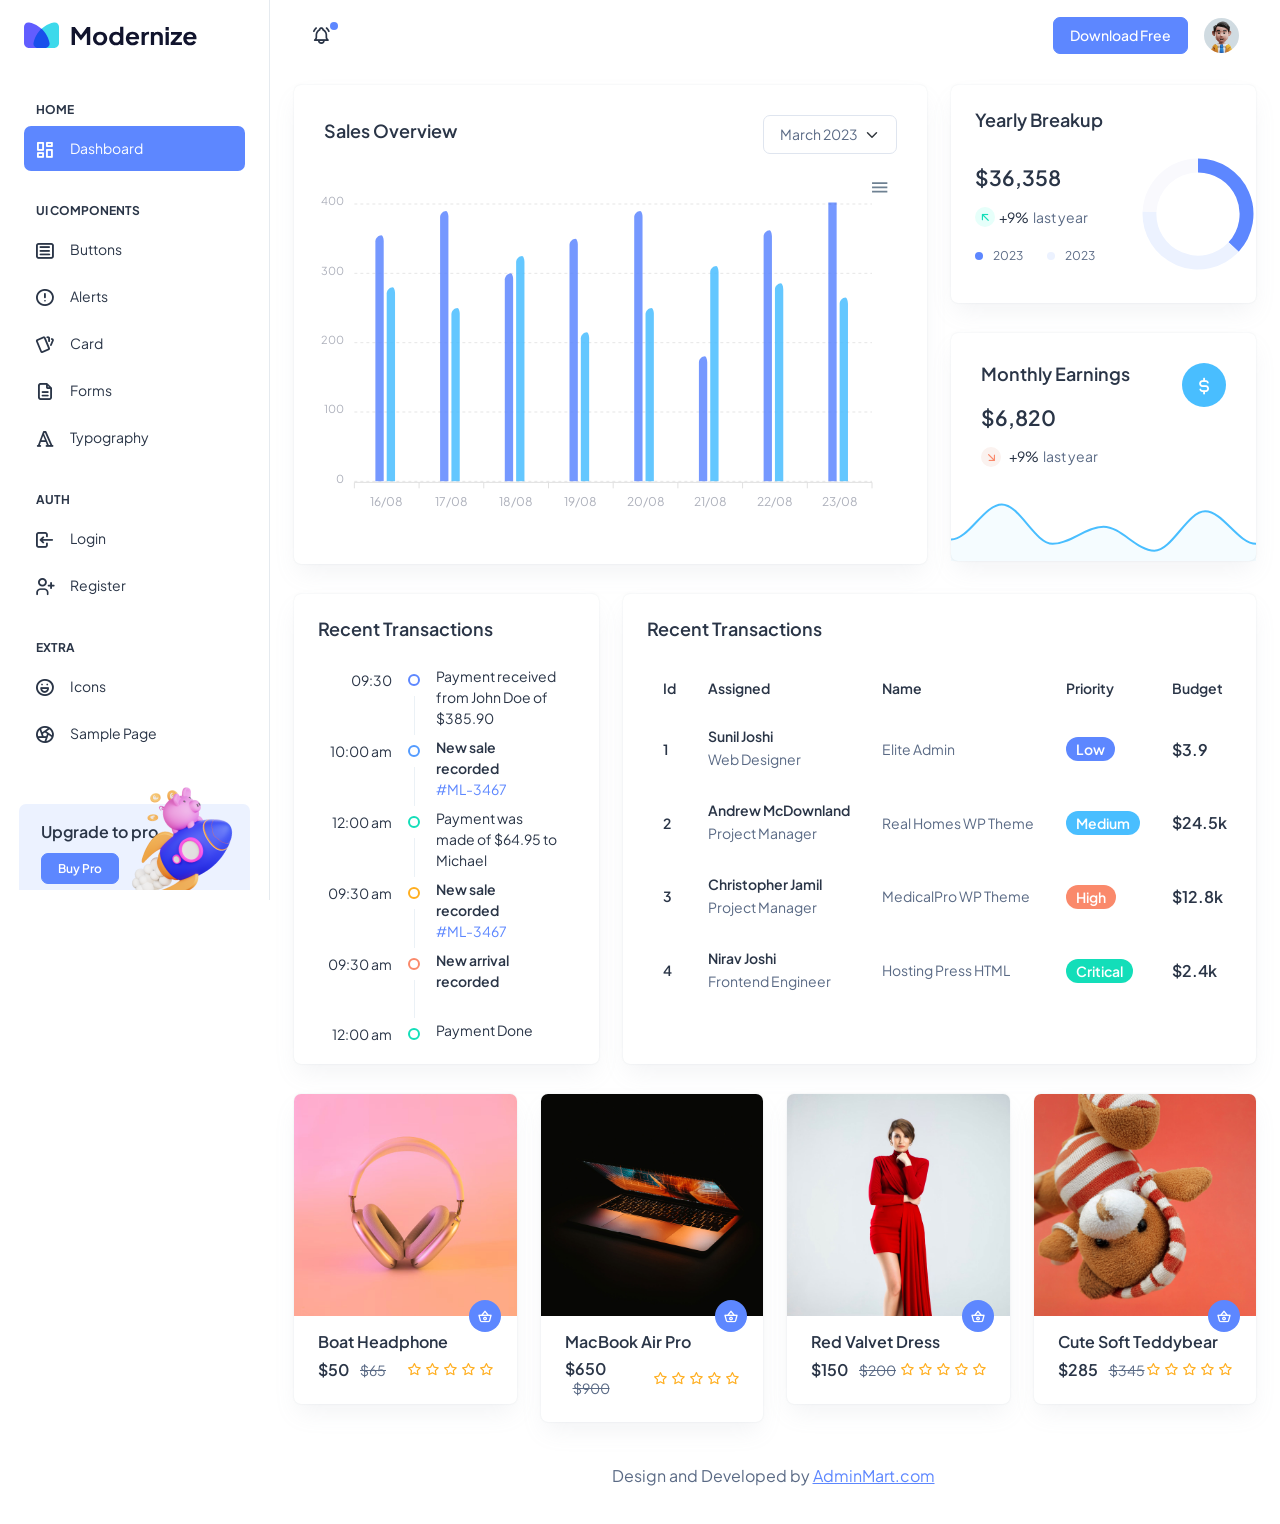
<file: public/template/html/index.html>
<!doctype html>
<html lang="en">

<head>
  <meta charset="utf-8">
  <meta name="viewport" content="width=device-width, initial-scale=1">
  <title>Modernize Free</title>
  <link rel="shortcut icon" type="image/png" href="../assets/images/logos/favicon.png" />
  <link rel="stylesheet" href="../assets/css/styles.min.css" />
</head>

<body>
  <!--  Body Wrapper -->
  <div class="page-wrapper" id="main-wrapper" data-layout="vertical" data-navbarbg="skin6" data-sidebartype="full"
    data-sidebar-position="fixed" data-header-position="fixed">
    <!-- Sidebar Start -->
    <aside class="left-sidebar">
      <!-- Sidebar scroll-->
      <div>
        <div class="brand-logo d-flex align-items-center justify-content-between">
          <a href="./index.html" class="text-nowrap logo-img">
            <img src="../assets/images/logos/dark-logo.svg" width="180" alt="" />
          </a>
          <div class="close-btn d-xl-none d-block sidebartoggler cursor-pointer" id="sidebarCollapse">
            <i class="ti ti-x fs-8"></i>
          </div>
        </div>
        <!-- Sidebar navigation-->
        <nav class="sidebar-nav scroll-sidebar" data-simplebar="">
          <ul id="sidebarnav">
            <li class="nav-small-cap">
              <i class="ti ti-dots nav-small-cap-icon fs-4"></i>
              <span class="hide-menu">Home</span>
            </li>
            <li class="sidebar-item">
              <a class="sidebar-link" href="./index.html" aria-expanded="false">
                <span>
                  <i class="ti ti-layout-dashboard"></i>
                </span>
                <span class="hide-menu">Dashboard</span>
              </a>
            </li>
            <li class="nav-small-cap">
              <i class="ti ti-dots nav-small-cap-icon fs-4"></i>
              <span class="hide-menu">UI COMPONENTS</span>
            </li>
            <li class="sidebar-item">
              <a class="sidebar-link" href="./ui-buttons.html" aria-expanded="false">
                <span>
                  <i class="ti ti-article"></i>
                </span>
                <span class="hide-menu">Buttons</span>
              </a>
            </li>
            <li class="sidebar-item">
              <a class="sidebar-link" href="./ui-alerts.html" aria-expanded="false">
                <span>
                  <i class="ti ti-alert-circle"></i>
                </span>
                <span class="hide-menu">Alerts</span>
              </a>
            </li>
            <li class="sidebar-item">
              <a class="sidebar-link" href="./ui-card.html" aria-expanded="false">
                <span>
                  <i class="ti ti-cards"></i>
                </span>
                <span class="hide-menu">Card</span>
              </a>
            </li>
            <li class="sidebar-item">
              <a class="sidebar-link" href="./ui-forms.html" aria-expanded="false">
                <span>
                  <i class="ti ti-file-description"></i>
                </span>
                <span class="hide-menu">Forms</span>
              </a>
            </li>
            <li class="sidebar-item">
              <a class="sidebar-link" href="./ui-typography.html" aria-expanded="false">
                <span>
                  <i class="ti ti-typography"></i>
                </span>
                <span class="hide-menu">Typography</span>
              </a>
            </li>
            <li class="nav-small-cap">
              <i class="ti ti-dots nav-small-cap-icon fs-4"></i>
              <span class="hide-menu">AUTH</span>
            </li>
            <li class="sidebar-item">
              <a class="sidebar-link" href="./authentication-login.html" aria-expanded="false">
                <span>
                  <i class="ti ti-login"></i>
                </span>
                <span class="hide-menu">Login</span>
              </a>
            </li>
            <li class="sidebar-item">
              <a class="sidebar-link" href="./authentication-register.html" aria-expanded="false">
                <span>
                  <i class="ti ti-user-plus"></i>
                </span>
                <span class="hide-menu">Register</span>
              </a>
            </li>
            <li class="nav-small-cap">
              <i class="ti ti-dots nav-small-cap-icon fs-4"></i>
              <span class="hide-menu">EXTRA</span>
            </li>
            <li class="sidebar-item">
              <a class="sidebar-link" href="./icon-tabler.html" aria-expanded="false">
                <span>
                  <i class="ti ti-mood-happy"></i>
                </span>
                <span class="hide-menu">Icons</span>
              </a>
            </li>
            <li class="sidebar-item">
              <a class="sidebar-link" href="./sample-page.html" aria-expanded="false">
                <span>
                  <i class="ti ti-aperture"></i>
                </span>
                <span class="hide-menu">Sample Page</span>
              </a>
            </li>
          </ul>
          <div class="unlimited-access hide-menu bg-light-primary position-relative mb-7 mt-5 rounded">
            <div class="d-flex">
              <div class="unlimited-access-title me-3">
                <h6 class="fw-semibold fs-4 mb-6 text-dark w-85">Upgrade to pro</h6>
                <a href="https://adminmart.com/product/modernize-bootstrap-5-admin-template/" target="_blank" class="btn btn-primary fs-2 fw-semibold lh-sm">Buy Pro</a>
              </div>
              <div class="unlimited-access-img">
                <img src="../assets/images/backgrounds/rocket.png" alt="" class="img-fluid">
              </div>
            </div>
          </div>
        </nav>
        <!-- End Sidebar navigation -->
      </div>
      <!-- End Sidebar scroll-->
    </aside>
    <!--  Sidebar End -->
    <!--  Main wrapper -->
    <div class="body-wrapper">
      <!--  Header Start -->
      <header class="app-header">
        <nav class="navbar navbar-expand-lg navbar-light">
          <ul class="navbar-nav">
            <li class="nav-item d-block d-xl-none">
              <a class="nav-link sidebartoggler nav-icon-hover" id="headerCollapse" href="javascript:void(0)">
                <i class="ti ti-menu-2"></i>
              </a>
            </li>
            <li class="nav-item">
              <a class="nav-link nav-icon-hover" href="javascript:void(0)">
                <i class="ti ti-bell-ringing"></i>
                <div class="notification bg-primary rounded-circle"></div>
              </a>
            </li>
          </ul>
          <div class="navbar-collapse justify-content-end px-0" id="navbarNav">
            <ul class="navbar-nav flex-row ms-auto align-items-center justify-content-end">
              <a href="https://adminmart.com/product/modernize-free-bootstrap-admin-dashboard/" target="_blank" class="btn btn-primary">Download Free</a>
              <li class="nav-item dropdown">
                <a class="nav-link nav-icon-hover" href="javascript:void(0)" id="drop2" data-bs-toggle="dropdown"
                  aria-expanded="false">
                  <img src="../assets/images/profile/user-1.jpg" alt="" width="35" height="35" class="rounded-circle">
                </a>
                <div class="dropdown-menu dropdown-menu-end dropdown-menu-animate-up" aria-labelledby="drop2">
                  <div class="message-body">
                    <a href="javascript:void(0)" class="d-flex align-items-center gap-2 dropdown-item">
                      <i class="ti ti-user fs-6"></i>
                      <p class="mb-0 fs-3">My Profile</p>
                    </a>
                    <a href="javascript:void(0)" class="d-flex align-items-center gap-2 dropdown-item">
                      <i class="ti ti-mail fs-6"></i>
                      <p class="mb-0 fs-3">My Account</p>
                    </a>
                    <a href="javascript:void(0)" class="d-flex align-items-center gap-2 dropdown-item">
                      <i class="ti ti-list-check fs-6"></i>
                      <p class="mb-0 fs-3">My Task</p>
                    </a>
                    <a href="./authentication-login.html" class="btn btn-outline-primary mx-3 mt-2 d-block">Logout</a>
                  </div>
                </div>
              </li>
            </ul>
          </div>
        </nav>
      </header>
      <!--  Header End -->
      <div class="container-fluid">
        <!--  Row 1 -->
        <div class="row">
          <div class="col-lg-8 d-flex align-items-strech">
            <div class="card w-100">
              <div class="card-body">
                <div class="d-sm-flex d-block align-items-center justify-content-between mb-9">
                  <div class="mb-3 mb-sm-0">
                    <h5 class="card-title fw-semibold">Sales Overview</h5>
                  </div>
                  <div>
                    <select class="form-select">
                      <option value="1">March 2023</option>
                      <option value="2">April 2023</option>
                      <option value="3">May 2023</option>
                      <option value="4">June 2023</option>
                    </select>
                  </div>
                </div>
                <div id="chart"></div>
              </div>
            </div>
          </div>
          <div class="col-lg-4">
            <div class="row">
              <div class="col-lg-12">
                <!-- Yearly Breakup -->
                <div class="card overflow-hidden">
                  <div class="card-body p-4">
                    <h5 class="card-title mb-9 fw-semibold">Yearly Breakup</h5>
                    <div class="row align-items-center">
                      <div class="col-8">
                        <h4 class="fw-semibold mb-3">$36,358</h4>
                        <div class="d-flex align-items-center mb-3">
                          <span
                            class="me-1 rounded-circle bg-light-success round-20 d-flex align-items-center justify-content-center">
                            <i class="ti ti-arrow-up-left text-success"></i>
                          </span>
                          <p class="text-dark me-1 fs-3 mb-0">+9%</p>
                          <p class="fs-3 mb-0">last year</p>
                        </div>
                        <div class="d-flex align-items-center">
                          <div class="me-4">
                            <span class="round-8 bg-primary rounded-circle me-2 d-inline-block"></span>
                            <span class="fs-2">2023</span>
                          </div>
                          <div>
                            <span class="round-8 bg-light-primary rounded-circle me-2 d-inline-block"></span>
                            <span class="fs-2">2023</span>
                          </div>
                        </div>
                      </div>
                      <div class="col-4">
                        <div class="d-flex justify-content-center">
                          <div id="breakup"></div>
                        </div>
                      </div>
                    </div>
                  </div>
                </div>
              </div>
              <div class="col-lg-12">
                <!-- Monthly Earnings -->
                <div class="card">
                  <div class="card-body">
                    <div class="row alig n-items-start">
                      <div class="col-8">
                        <h5 class="card-title mb-9 fw-semibold"> Monthly Earnings </h5>
                        <h4 class="fw-semibold mb-3">$6,820</h4>
                        <div class="d-flex align-items-center pb-1">
                          <span
                            class="me-2 rounded-circle bg-light-danger round-20 d-flex align-items-center justify-content-center">
                            <i class="ti ti-arrow-down-right text-danger"></i>
                          </span>
                          <p class="text-dark me-1 fs-3 mb-0">+9%</p>
                          <p class="fs-3 mb-0">last year</p>
                        </div>
                      </div>
                      <div class="col-4">
                        <div class="d-flex justify-content-end">
                          <div
                            class="text-white bg-secondary rounded-circle p-6 d-flex align-items-center justify-content-center">
                            <i class="ti ti-currency-dollar fs-6"></i>
                          </div>
                        </div>
                      </div>
                    </div>
                  </div>
                  <div id="earning"></div>
                </div>
              </div>
            </div>
          </div>
        </div>
        <div class="row">
          <div class="col-lg-4 d-flex align-items-stretch">
            <div class="card w-100">
              <div class="card-body p-4">
                <div class="mb-4">
                  <h5 class="card-title fw-semibold">Recent Transactions</h5>
                </div>
                <ul class="timeline-widget mb-0 position-relative mb-n5">
                  <li class="timeline-item d-flex position-relative overflow-hidden">
                    <div class="timeline-time text-dark flex-shrink-0 text-end">09:30</div>
                    <div class="timeline-badge-wrap d-flex flex-column align-items-center">
                      <span class="timeline-badge border-2 border border-primary flex-shrink-0 my-8"></span>
                      <span class="timeline-badge-border d-block flex-shrink-0"></span>
                    </div>
                    <div class="timeline-desc fs-3 text-dark mt-n1">Payment received from John Doe of $385.90</div>
                  </li>
                  <li class="timeline-item d-flex position-relative overflow-hidden">
                    <div class="timeline-time text-dark flex-shrink-0 text-end">10:00 am</div>
                    <div class="timeline-badge-wrap d-flex flex-column align-items-center">
                      <span class="timeline-badge border-2 border border-info flex-shrink-0 my-8"></span>
                      <span class="timeline-badge-border d-block flex-shrink-0"></span>
                    </div>
                    <div class="timeline-desc fs-3 text-dark mt-n1 fw-semibold">New sale recorded <a
                        href="javascript:void(0)" class="text-primary d-block fw-normal">#ML-3467</a>
                    </div>
                  </li>
                  <li class="timeline-item d-flex position-relative overflow-hidden">
                    <div class="timeline-time text-dark flex-shrink-0 text-end">12:00 am</div>
                    <div class="timeline-badge-wrap d-flex flex-column align-items-center">
                      <span class="timeline-badge border-2 border border-success flex-shrink-0 my-8"></span>
                      <span class="timeline-badge-border d-block flex-shrink-0"></span>
                    </div>
                    <div class="timeline-desc fs-3 text-dark mt-n1">Payment was made of $64.95 to Michael</div>
                  </li>
                  <li class="timeline-item d-flex position-relative overflow-hidden">
                    <div class="timeline-time text-dark flex-shrink-0 text-end">09:30 am</div>
                    <div class="timeline-badge-wrap d-flex flex-column align-items-center">
                      <span class="timeline-badge border-2 border border-warning flex-shrink-0 my-8"></span>
                      <span class="timeline-badge-border d-block flex-shrink-0"></span>
                    </div>
                    <div class="timeline-desc fs-3 text-dark mt-n1 fw-semibold">New sale recorded <a
                        href="javascript:void(0)" class="text-primary d-block fw-normal">#ML-3467</a>
                    </div>
                  </li>
                  <li class="timeline-item d-flex position-relative overflow-hidden">
                    <div class="timeline-time text-dark flex-shrink-0 text-end">09:30 am</div>
                    <div class="timeline-badge-wrap d-flex flex-column align-items-center">
                      <span class="timeline-badge border-2 border border-danger flex-shrink-0 my-8"></span>
                      <span class="timeline-badge-border d-block flex-shrink-0"></span>
                    </div>
                    <div class="timeline-desc fs-3 text-dark mt-n1 fw-semibold">New arrival recorded 
                    </div>
                  </li>
                  <li class="timeline-item d-flex position-relative overflow-hidden">
                    <div class="timeline-time text-dark flex-shrink-0 text-end">12:00 am</div>
                    <div class="timeline-badge-wrap d-flex flex-column align-items-center">
                      <span class="timeline-badge border-2 border border-success flex-shrink-0 my-8"></span>
                    </div>
                    <div class="timeline-desc fs-3 text-dark mt-n1">Payment Done</div>
                  </li>
                </ul>
              </div>
            </div>
          </div>
          <div class="col-lg-8 d-flex align-items-stretch">
            <div class="card w-100">
              <div class="card-body p-4">
                <h5 class="card-title fw-semibold mb-4">Recent Transactions</h5>
                <div class="table-responsive">
                  <table class="table text-nowrap mb-0 align-middle">
                    <thead class="text-dark fs-4">
                      <tr>
                        <th class="border-bottom-0">
                          <h6 class="fw-semibold mb-0">Id</h6>
                        </th>
                        <th class="border-bottom-0">
                          <h6 class="fw-semibold mb-0">Assigned</h6>
                        </th>
                        <th class="border-bottom-0">
                          <h6 class="fw-semibold mb-0">Name</h6>
                        </th>
                        <th class="border-bottom-0">
                          <h6 class="fw-semibold mb-0">Priority</h6>
                        </th>
                        <th class="border-bottom-0">
                          <h6 class="fw-semibold mb-0">Budget</h6>
                        </th>
                      </tr>
                    </thead>
                    <tbody>
                      <tr>
                        <td class="border-bottom-0"><h6 class="fw-semibold mb-0">1</h6></td>
                        <td class="border-bottom-0">
                            <h6 class="fw-semibold mb-1">Sunil Joshi</h6>
                            <span class="fw-normal">Web Designer</span>                          
                        </td>
                        <td class="border-bottom-0">
                          <p class="mb-0 fw-normal">Elite Admin</p>
                        </td>
                        <td class="border-bottom-0">
                          <div class="d-flex align-items-center gap-2">
                            <span class="badge bg-primary rounded-3 fw-semibold">Low</span>
                          </div>
                        </td>
                        <td class="border-bottom-0">
                          <h6 class="fw-semibold mb-0 fs-4">$3.9</h6>
                        </td>
                      </tr> 
                      <tr>
                        <td class="border-bottom-0"><h6 class="fw-semibold mb-0">2</h6></td>
                        <td class="border-bottom-0">
                            <h6 class="fw-semibold mb-1">Andrew McDownland</h6>
                            <span class="fw-normal">Project Manager</span>                          
                        </td>
                        <td class="border-bottom-0">
                          <p class="mb-0 fw-normal">Real Homes WP Theme</p>
                        </td>
                        <td class="border-bottom-0">
                          <div class="d-flex align-items-center gap-2">
                            <span class="badge bg-secondary rounded-3 fw-semibold">Medium</span>
                          </div>
                        </td>
                        <td class="border-bottom-0">
                          <h6 class="fw-semibold mb-0 fs-4">$24.5k</h6>
                        </td>
                      </tr> 
                      <tr>
                        <td class="border-bottom-0"><h6 class="fw-semibold mb-0">3</h6></td>
                        <td class="border-bottom-0">
                            <h6 class="fw-semibold mb-1">Christopher Jamil</h6>
                            <span class="fw-normal">Project Manager</span>                          
                        </td>
                        <td class="border-bottom-0">
                          <p class="mb-0 fw-normal">MedicalPro WP Theme</p>
                        </td>
                        <td class="border-bottom-0">
                          <div class="d-flex align-items-center gap-2">
                            <span class="badge bg-danger rounded-3 fw-semibold">High</span>
                          </div>
                        </td>
                        <td class="border-bottom-0">
                          <h6 class="fw-semibold mb-0 fs-4">$12.8k</h6>
                        </td>
                      </tr>      
                      <tr>
                        <td class="border-bottom-0"><h6 class="fw-semibold mb-0">4</h6></td>
                        <td class="border-bottom-0">
                            <h6 class="fw-semibold mb-1">Nirav Joshi</h6>
                            <span class="fw-normal">Frontend Engineer</span>                          
                        </td>
                        <td class="border-bottom-0">
                          <p class="mb-0 fw-normal">Hosting Press HTML</p>
                        </td>
                        <td class="border-bottom-0">
                          <div class="d-flex align-items-center gap-2">
                            <span class="badge bg-success rounded-3 fw-semibold">Critical</span>
                          </div>
                        </td>
                        <td class="border-bottom-0">
                          <h6 class="fw-semibold mb-0 fs-4">$2.4k</h6>
                        </td>
                      </tr>                       
                    </tbody>
                  </table>
                </div>
              </div>
            </div>
          </div>
        </div>
        <div class="row">
          <div class="col-sm-6 col-xl-3">
            <div class="card overflow-hidden rounded-2">
              <div class="position-relative">
                <a href="javascript:void(0)"><img src="../assets/images/products/s4.jpg" class="card-img-top rounded-0" alt="..."></a>
                <a href="javascript:void(0)" class="bg-primary rounded-circle p-2 text-white d-inline-flex position-absolute bottom-0 end-0 mb-n3 me-3" data-bs-toggle="tooltip" data-bs-placement="top" data-bs-title="Add To Cart"><i class="ti ti-basket fs-4"></i></a>                      </div>
              <div class="card-body pt-3 p-4">
                <h6 class="fw-semibold fs-4">Boat Headphone</h6>
                <div class="d-flex align-items-center justify-content-between">
                  <h6 class="fw-semibold fs-4 mb-0">$50 <span class="ms-2 fw-normal text-muted fs-3"><del>$65</del></span></h6>
                  <ul class="list-unstyled d-flex align-items-center mb-0">
                    <li><a class="me-1" href="javascript:void(0)"><i class="ti ti-star text-warning"></i></a></li>
                    <li><a class="me-1" href="javascript:void(0)"><i class="ti ti-star text-warning"></i></a></li>
                    <li><a class="me-1" href="javascript:void(0)"><i class="ti ti-star text-warning"></i></a></li>
                    <li><a class="me-1" href="javascript:void(0)"><i class="ti ti-star text-warning"></i></a></li>
                    <li><a class="" href="javascript:void(0)"><i class="ti ti-star text-warning"></i></a></li>
                  </ul>
                </div>
              </div>
            </div>
          </div>
          <div class="col-sm-6 col-xl-3">
            <div class="card overflow-hidden rounded-2">
              <div class="position-relative">
                <a href="javascript:void(0)"><img src="../assets/images/products/s5.jpg" class="card-img-top rounded-0" alt="..."></a>
                <a href="javascript:void(0)" class="bg-primary rounded-circle p-2 text-white d-inline-flex position-absolute bottom-0 end-0 mb-n3 me-3" data-bs-toggle="tooltip" data-bs-placement="top" data-bs-title="Add To Cart"><i class="ti ti-basket fs-4"></i></a>                      </div>
              <div class="card-body pt-3 p-4">
                <h6 class="fw-semibold fs-4">MacBook Air Pro</h6>
                <div class="d-flex align-items-center justify-content-between">
                  <h6 class="fw-semibold fs-4 mb-0">$650 <span class="ms-2 fw-normal text-muted fs-3"><del>$900</del></span></h6>
                  <ul class="list-unstyled d-flex align-items-center mb-0">
                    <li><a class="me-1" href="javascript:void(0)"><i class="ti ti-star text-warning"></i></a></li>
                    <li><a class="me-1" href="javascript:void(0)"><i class="ti ti-star text-warning"></i></a></li>
                    <li><a class="me-1" href="javascript:void(0)"><i class="ti ti-star text-warning"></i></a></li>
                    <li><a class="me-1" href="javascript:void(0)"><i class="ti ti-star text-warning"></i></a></li>
                    <li><a class="" href="javascript:void(0)"><i class="ti ti-star text-warning"></i></a></li>
                  </ul>
                </div>
              </div>
            </div>
          </div>
          <div class="col-sm-6 col-xl-3">
            <div class="card overflow-hidden rounded-2">
              <div class="position-relative">
                <a href="javascript:void(0)"><img src="../assets/images/products/s7.jpg" class="card-img-top rounded-0" alt="..."></a>
                <a href="javascript:void(0)" class="bg-primary rounded-circle p-2 text-white d-inline-flex position-absolute bottom-0 end-0 mb-n3 me-3" data-bs-toggle="tooltip" data-bs-placement="top" data-bs-title="Add To Cart"><i class="ti ti-basket fs-4"></i></a>                      </div>
              <div class="card-body pt-3 p-4">
                <h6 class="fw-semibold fs-4">Red Valvet Dress</h6>
                <div class="d-flex align-items-center justify-content-between">
                  <h6 class="fw-semibold fs-4 mb-0">$150 <span class="ms-2 fw-normal text-muted fs-3"><del>$200</del></span></h6>
                  <ul class="list-unstyled d-flex align-items-center mb-0">
                    <li><a class="me-1" href="javascript:void(0)"><i class="ti ti-star text-warning"></i></a></li>
                    <li><a class="me-1" href="javascript:void(0)"><i class="ti ti-star text-warning"></i></a></li>
                    <li><a class="me-1" href="javascript:void(0)"><i class="ti ti-star text-warning"></i></a></li>
                    <li><a class="me-1" href="javascript:void(0)"><i class="ti ti-star text-warning"></i></a></li>
                    <li><a class="" href="javascript:void(0)"><i class="ti ti-star text-warning"></i></a></li>
                  </ul>
                </div>
              </div>
            </div>
          </div>
          <div class="col-sm-6 col-xl-3">
            <div class="card overflow-hidden rounded-2">
              <div class="position-relative">
                <a href="javascript:void(0)"><img src="../assets/images/products/s11.jpg" class="card-img-top rounded-0" alt="..."></a>
                <a href="javascript:void(0)" class="bg-primary rounded-circle p-2 text-white d-inline-flex position-absolute bottom-0 end-0 mb-n3 me-3" data-bs-toggle="tooltip" data-bs-placement="top" data-bs-title="Add To Cart"><i class="ti ti-basket fs-4"></i></a>                      </div>
              <div class="card-body pt-3 p-4">
                <h6 class="fw-semibold fs-4">Cute Soft Teddybear</h6>
                <div class="d-flex align-items-center justify-content-between">
                  <h6 class="fw-semibold fs-4 mb-0">$285 <span class="ms-2 fw-normal text-muted fs-3"><del>$345</del></span></h6>
                  <ul class="list-unstyled d-flex align-items-center mb-0">
                    <li><a class="me-1" href="javascript:void(0)"><i class="ti ti-star text-warning"></i></a></li>
                    <li><a class="me-1" href="javascript:void(0)"><i class="ti ti-star text-warning"></i></a></li>
                    <li><a class="me-1" href="javascript:void(0)"><i class="ti ti-star text-warning"></i></a></li>
                    <li><a class="me-1" href="javascript:void(0)"><i class="ti ti-star text-warning"></i></a></li>
                    <li><a class="" href="javascript:void(0)"><i class="ti ti-star text-warning"></i></a></li>
                  </ul>
                </div>
              </div>
            </div>
          </div>
        </div>
        <div class="py-6 px-6 text-center">
          <p class="mb-0 fs-4">Design and Developed by <a href="https://adminmart.com/" target="_blank" class="pe-1 text-primary text-decoration-underline">AdminMart.com</a></p>
        </div>
      </div>
    </div>
  </div>
  <script src="../assets/libs/jquery/dist/jquery.min.js"></script>
  <script src="../assets/libs/bootstrap/dist/js/bootstrap.bundle.min.js"></script>
  <script src="../assets/js/sidebarmenu.js"></script>
  <script src="../assets/js/app.min.js"></script>
  <script src="../assets/libs/apexcharts/dist/apexcharts.min.js"></script>
  <script src="../assets/libs/simplebar/dist/simplebar.js"></script>
  <script src="../assets/js/dashboard.js"></script>
</body>

</html>
</file>
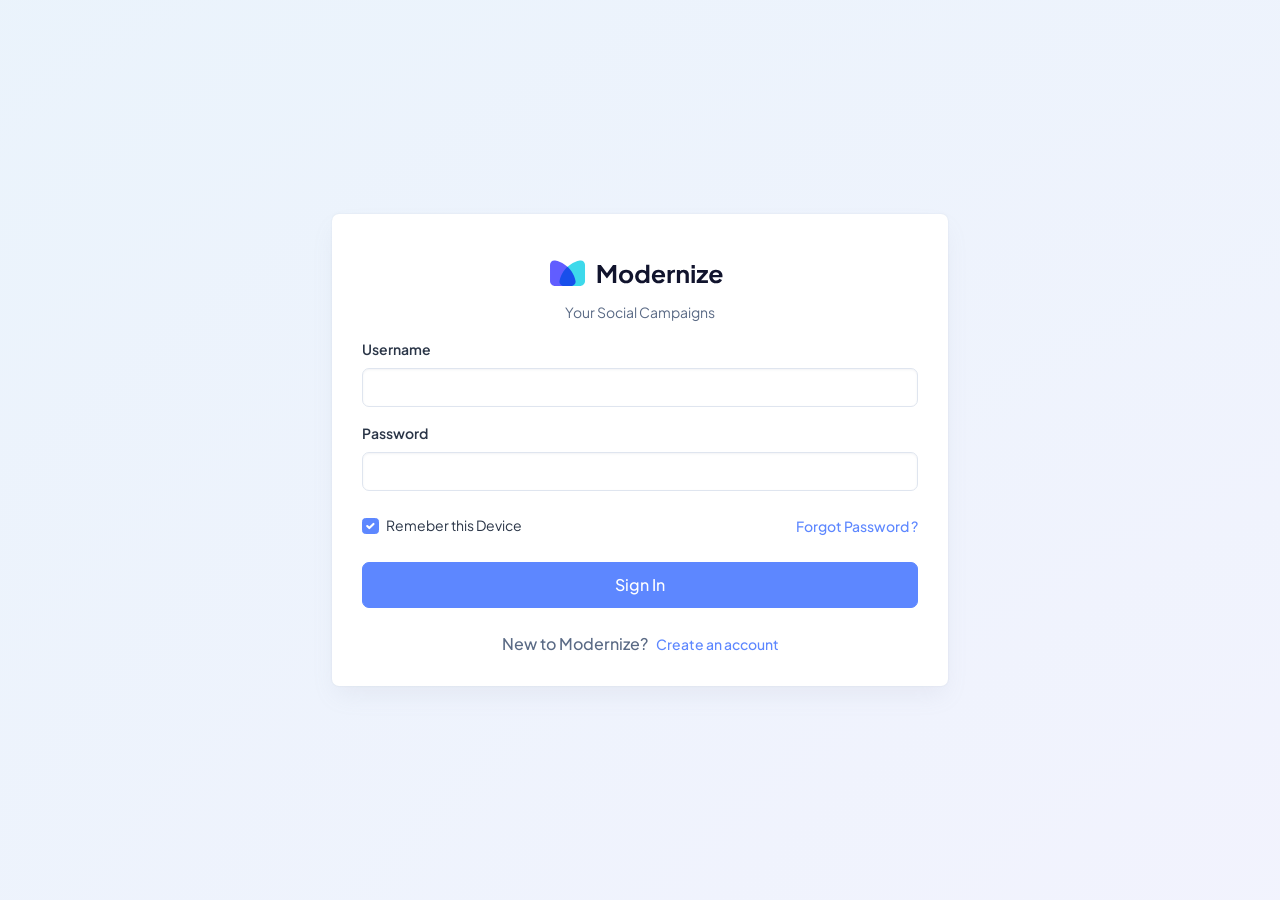
<file: public/template/html/authentication-login.html>
<!doctype html>
<html lang="en">

<head>
  <meta charset="utf-8">
  <meta name="viewport" content="width=device-width, initial-scale=1">
  <title>Modernize Free</title>
  <link rel="shortcut icon" type="image/png" href="../assets/images/logos/favicon.png" />
  <link rel="stylesheet" href="../assets/css/styles.min.css" />
</head>

<body>
  <!--  Body Wrapper -->
  <div class="page-wrapper" id="main-wrapper" data-layout="vertical" data-navbarbg="skin6" data-sidebartype="full"
    data-sidebar-position="fixed" data-header-position="fixed">
    <div
      class="position-relative overflow-hidden radial-gradient min-vh-100 d-flex align-items-center justify-content-center">
      <div class="d-flex align-items-center justify-content-center w-100">
        <div class="row justify-content-center w-100">
          <div class="col-md-8 col-lg-6 col-xxl-3">
            <div class="card mb-0">
              <div class="card-body">
                <a href="./index.html" class="text-nowrap logo-img text-center d-block py-3 w-100">
                  <img src="../assets/images/logos/dark-logo.svg" width="180" alt="">
                </a>
                <p class="text-center">Your Social Campaigns</p>
                <form>
                  <div class="mb-3">
                    <label for="exampleInputEmail1" class="form-label">Username</label>
                    <input type="email" class="form-control" id="exampleInputEmail1" aria-describedby="emailHelp">
                  </div>
                  <div class="mb-4">
                    <label for="exampleInputPassword1" class="form-label">Password</label>
                    <input type="password" class="form-control" id="exampleInputPassword1">
                  </div>
                  <div class="d-flex align-items-center justify-content-between mb-4">
                    <div class="form-check">
                      <input class="form-check-input primary" type="checkbox" value="" id="flexCheckChecked" checked>
                      <label class="form-check-label text-dark" for="flexCheckChecked">
                        Remeber this Device
                      </label>
                    </div>
                    <a class="text-primary fw-bold" href="./index.html">Forgot Password ?</a>
                  </div>
                  <a href="./index.html" class="btn btn-primary w-100 py-8 fs-4 mb-4 rounded-2">Sign In</a>
                  <div class="d-flex align-items-center justify-content-center">
                    <p class="fs-4 mb-0 fw-bold">New to Modernize?</p>
                    <a class="text-primary fw-bold ms-2" href="./authentication-register.html">Create an account</a>
                  </div>
                </form>
              </div>
            </div>
          </div>
        </div>
      </div>
    </div>
  </div>
  <script src="../assets/libs/jquery/dist/jquery.min.js"></script>
  <script src="../assets/libs/bootstrap/dist/js/bootstrap.bundle.min.js"></script>
</body>

</html>
</file>
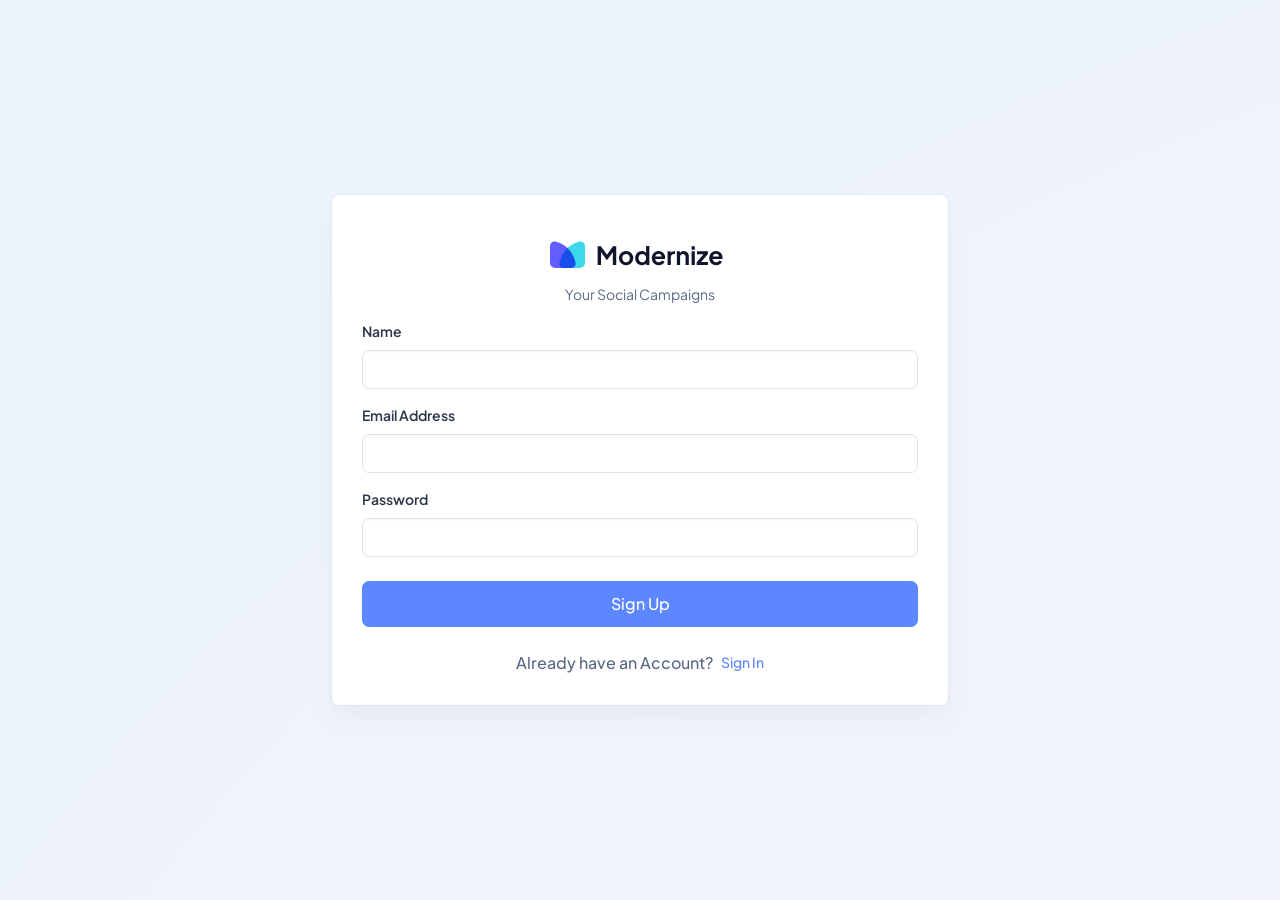
<file: public/template/html/authentication-register.html>
<!doctype html>
<html lang="en">

<head>
  <meta charset="utf-8">
  <meta name="viewport" content="width=device-width, initial-scale=1">
  <title>Modernize Free</title>
  <link rel="shortcut icon" type="image/png" href="../assets/images/logos/favicon.png" />
  <link rel="stylesheet" href="../assets/css/styles.min.css" />
</head>

<body>
  <!--  Body Wrapper -->
  <div class="page-wrapper" id="main-wrapper" data-layout="vertical" data-navbarbg="skin6" data-sidebartype="full"
    data-sidebar-position="fixed" data-header-position="fixed">
    <div
      class="position-relative overflow-hidden radial-gradient min-vh-100 d-flex align-items-center justify-content-center">
      <div class="d-flex align-items-center justify-content-center w-100">
        <div class="row justify-content-center w-100">
          <div class="col-md-8 col-lg-6 col-xxl-3">
            <div class="card mb-0">
              <div class="card-body">
                <a href="./index.html" class="text-nowrap logo-img text-center d-block py-3 w-100">
                  <img src="../assets/images/logos/dark-logo.svg" width="180" alt="">
                </a>
                <p class="text-center">Your Social Campaigns</p>
                <form>
                  <div class="mb-3">
                    <label for="exampleInputtext1" class="form-label">Name</label>
                    <input type="text" class="form-control" id="exampleInputtext1" aria-describedby="textHelp">
                  </div>
                  <div class="mb-3">
                    <label for="exampleInputEmail1" class="form-label">Email Address</label>
                    <input type="email" class="form-control" id="exampleInputEmail1" aria-describedby="emailHelp">
                  </div>
                  <div class="mb-4">
                    <label for="exampleInputPassword1" class="form-label">Password</label>
                    <input type="password" class="form-control" id="exampleInputPassword1">
                  </div>
                  <a href="./index.html" class="btn btn-primary w-100 py-8 fs-4 mb-4 rounded-2">Sign Up</a>
                  <div class="d-flex align-items-center justify-content-center">
                    <p class="fs-4 mb-0 fw-bold">Already have an Account?</p>
                    <a class="text-primary fw-bold ms-2" href="./authentication-login.html">Sign In</a>
                  </div>
                </form>
              </div>
            </div>
          </div>
        </div>
      </div>
    </div>
  </div>
  <script src="../assets/libs/jquery/dist/jquery.min.js"></script>
  <script src="../assets/libs/bootstrap/dist/js/bootstrap.bundle.min.js"></script>
</body>

</html>
</file>
